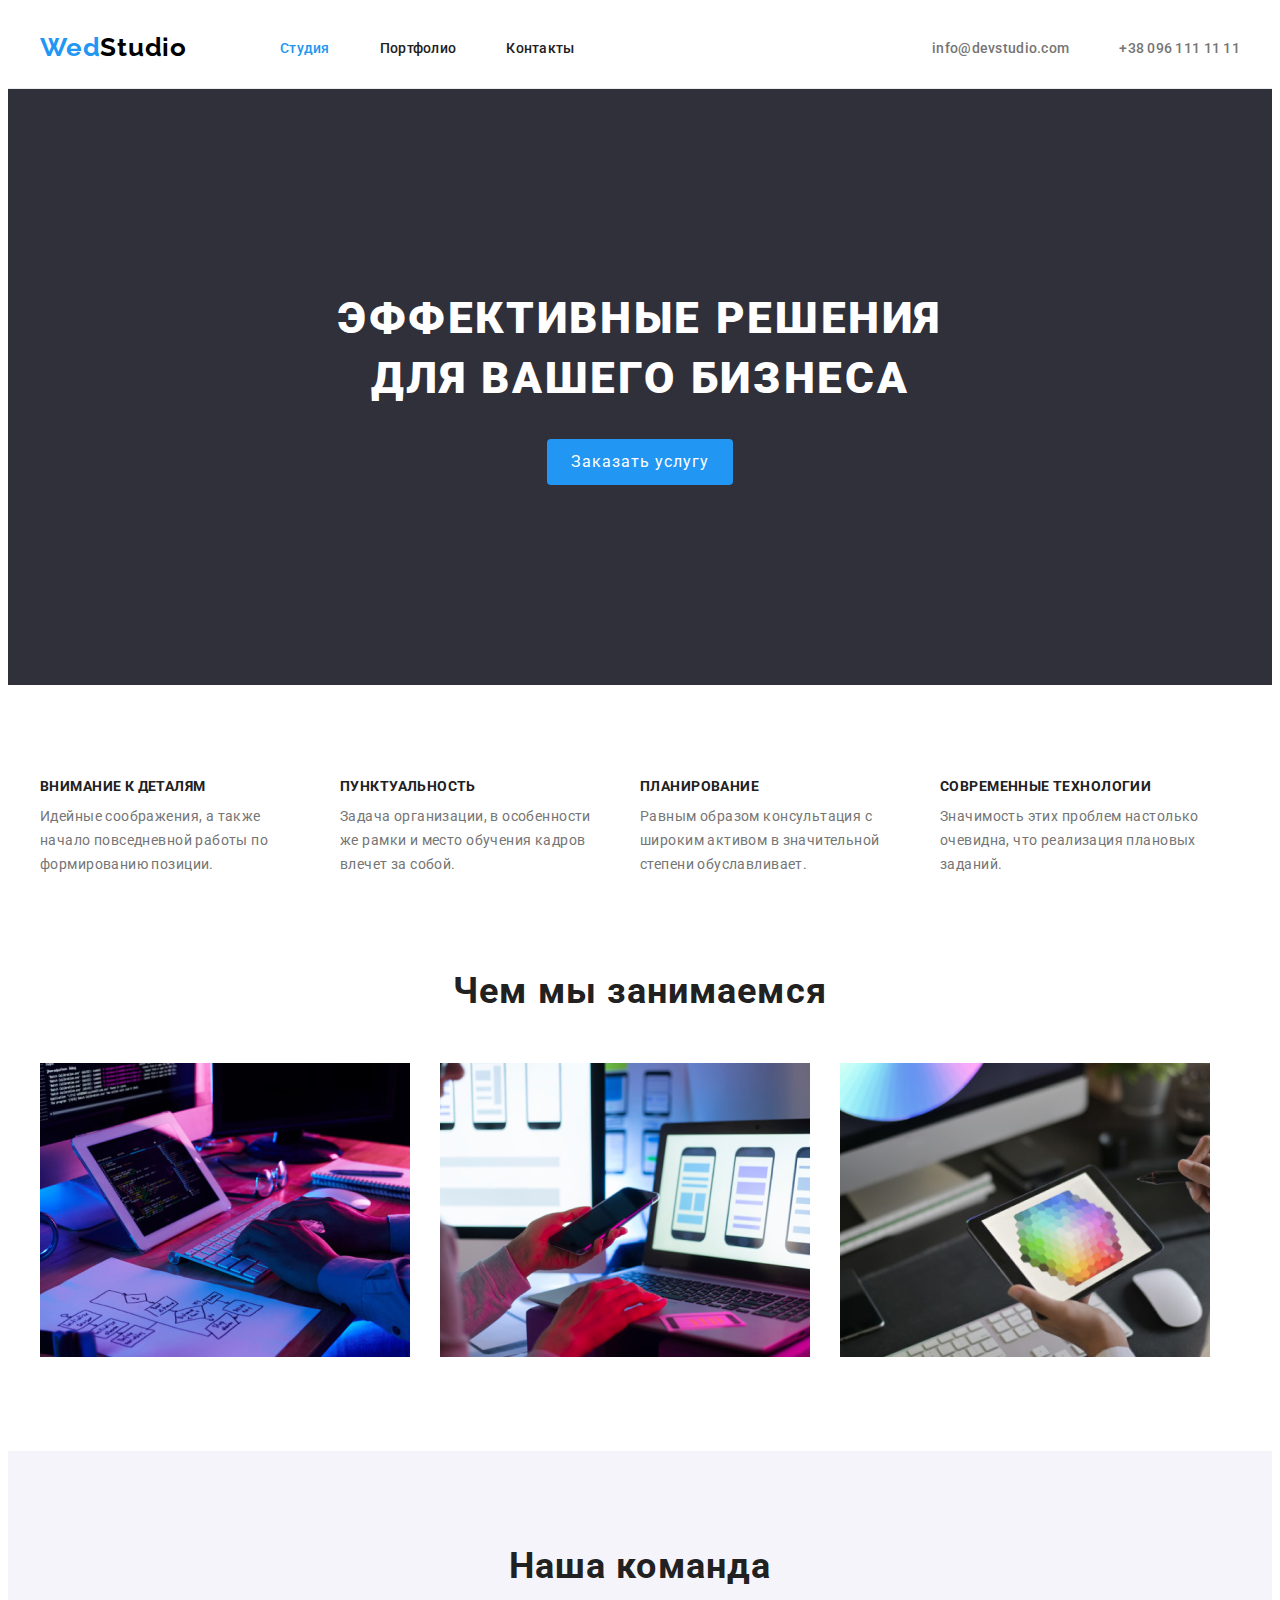
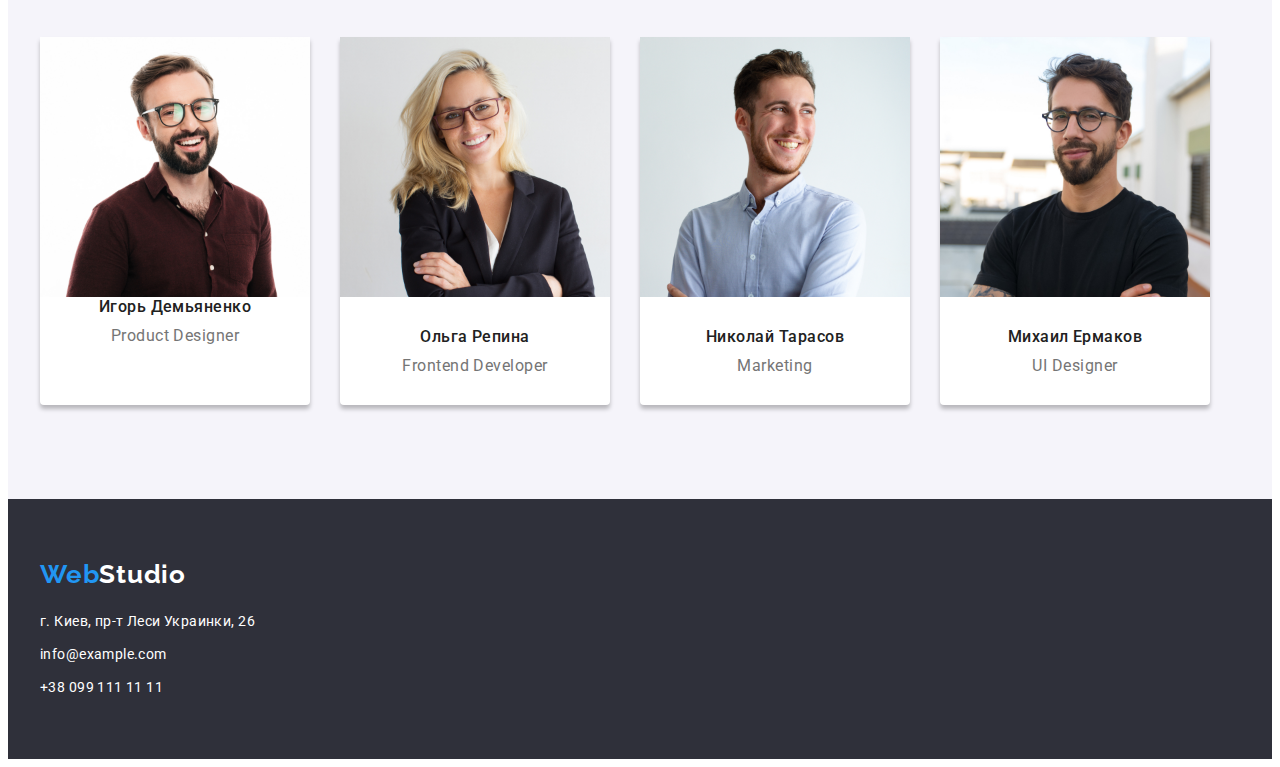
<file: index.html>
<!DOCTYPE html>
<html lang="ru">
<head>
    <meta charset="UTF-8">
    <meta http-equiv="X-UA-Compatible" content="IE=edge">
    <meta name="viewport" content="width=device-width, initial-scale=1.0">
    <title>Web studio</title>
    <link rel="preconnect" href="https://fonts.gstatic.com">
    <link href="https://fonts.googleapis.com/css2?family=Raleway:wght@700&family=Roboto:wght@400;500;700;900&display=swap" rel="stylesheet">
    <link rel="stylesheet" href="https://cdnjs.cloudflare.com/ajax/libs/modern-normalize/1.1.0/modern-normalize.min.css" integrity="sha512-wpPYUAdjBVSE4KJnH1VR1HeZfpl1ub8YT/NKx4PuQ5NmX2tKuGu6U/JRp5y+Y8XG2tV+wKQpNHVUX03MfMFn9Q==" crossorigin="anonymous" referrerpolicy="no-referrer"  >
    <link rel="stylesheet" href="./css/styles.css">
</head>
<body>
    <header class="page-header">
      <div class="container page-header-container">
         <nav class="navigation">
              <a class="logo-link link" href="./index.html"> Wed<span class="letter">Studio</span></a>
              <ul class="menu list">
                  <li class="menu-item">
                     <a class="menu-link current link"href="./pornfolio.html">Студия</a>
                  </li>
                  <li class="menu-item">
                     <a class="menu-link link" href="./pornfolio.html">Портфолио</a> 
                  </li>
                  <li class="menu-item">
                      <a class="menu-link link" href="./pornfolio.html">Контакты</a>
                  </li>
                </ul>
         </nav>
         <ul class="menu-address list">
              <li class="menu-info-type">
                  <a class="info-address link" href="mailto:info@devstudio.com ">info@devstudio.com</a>
              </li>
              <li class="menu-info-type">
                 <a  class="info-address link"href="tel:+380961111111">+38 096 111 11 11</a>
              </li>
         </ul>
      </div>
    </header>
   <main class="main-type">
        <section class="hat-team">
            <!Шапка>
            <div class="hat-item">
             <h1 class="hat-type hat-conteiner">Эффективные решения для вашего бизнеса</h1>
             <button class="model-btm" type="button">Заказать услугу</button>
            </div>
        </section>
      
        <section class="reature-item">
            <!особенности>
         <div class="container box">
               <ul class="reature-type list">
                 <li class="reature-item-type">
                     <h3 class="name-link">Внимание к деталям</h3>
                     <p class="text-link">Идейные соображения, а также начало повседневной работы по формированию позиции.</p>
                 </li>
                 <li class="reature-item-type">
                     <h3 class="name-link">Пунктуальность</h3>
                     <p class="text-link">Задача организации, в особенности же рамки и место обучения кадров влечет за собой.</p>
                 </li>

                 <li class="reature-item-type">
                     <h3 class="name-link">Планирование</h3>
                     <p class="text-link">Равным образом консультация с широким активом в значительной степени обуславливает.</p>
                 </li>
                 <li class="reature-item-type">
                     <h3 class="name-link">Современные технологии</h3>
                     <p class="text-link">Значимость этих проблем настолько очевидна, что реализация плановых заданий.</p>
                 </li>
             </ul>
         </div>
       </section>
        
        <section class="work-item">
            <div class="container box">
              <!Чем мы занимаемся>
             <h2 class="title">Чем мы занимаемся</h2>
             <ul class="work-img list">
                 <li class="work-img-picture">
                     <img class="work-picture" src="./imges/work/img4.png" alt="работа за копютером" width="370" height="294">
                 </li>
                 <li class="work-img-picture">
                     <img class="work-picture" src="./imges/work/img5.png" alt="телефон" width="370" height="294">
                 </li>
                 <li class="work-img-picture">
                      <img class="work-picture" src="./imges/work/img6.png" alt="планшет" width="370" height="294">
                 </li>
             </ul>
            </div>
        </section>
        
        <section class="our-team">
            <!Наша команда IT>
            <div class="container box">
             <h2 class="title">Наша команда</h2>
             <ul class="team-person list">
                 <li class="team-item">
                     <img class="team-picture" src="./imges/team/img-56.jpg" alt="Product Designer" width="270" height="368">
                     <div class="itemяяяя-box">
                         <h3 class="name-worker">Игорь Демьяненко</h3>
                         <p class="profession" lang="en">Product Designer</p>
                         <ul>
                             <li class="web-address list">

                             </li>
                             <li class="web-address list">

                             </li>
                             <li class="web-address list">

                             </li>
                             <li class="web-address list">

                             </li>
                         </ul>
                     </div>
                 </li>
                 <li class="team-item">
                     <img class="team-picture" src="./imges/team/img-53.jpg" alt="Frontend Developer" width="270" height="368">
                     <div class="item-box">
                          <h3 class="name-worker">Ольга Репина</h3>
                          <p  class="profession"lang="en">Frontend Developer</p>
                          <ul>
                              <li class="web-address list">

                              </li>
                              <li class="web-address list">

                              </li>
                              <li class="web-address list">

                              </li>
                              <li class="web-address list">

                              </li>
                          </ul>
                     </div>
                 </li>
                 <li class="team-item">
                     <img class="team-picture" src="./imges/team/img-54.jpg" alt="Marketing" width="270" height="368">
                     <div class="item-box">
                         <h3 class="name-worker">Николай Тарасов</h3>
                         <p  class="profession"lang="en">Marketing</p>
                         <ul>
                             <li class="web-address list">

                             </li>
                             <li class="web-address list">

                             </li>
                             <li class="web-address list">

                             </li>
                             <li class="web-address list">

                             </li>
                         </ul>
                     </div>
                 </li>
                 <li class="team-item">
                     <img class="team-picture" src="./imges/team/img-55.jpg" alt="UI Designer" width="270" height="368">
                     <div class="item-box">
                         <h3 class="name-worker">Михаил Ермаков</h3>
                         <p class="profession" lang="en">UI Designer</p>
                         <ul>
                             <li class="web-address list">

                             </li>
                             <li class="web-address list">

                             </li>
                             <li class="web-address list">

                             </li>
                             <li class="web-address list">

                             </li>
                         </ul>
                     </div>
                 </li>
             </ul>
            </div>
        </section>
    </main>
    
    <footer class="footer-link" >
       <div class="container box">
              <a  class="logo link"href="./index.html">Web<span class="letter-footer">Studio</span></a>
              <ul class="navigation-type list">
                 <li class="navigation-type-address">
                     <a  class="type-address link"href="https://goo.gl/maps/59wte7JXXaXPMcsB8" target="_blank" rel="noopener noreferrer">г. Киев, пр-т Леси Украинки, 26</a> 
                 </li>
                 <li class="navigation-type-address">
                     <a class="type-address link" href="mailto:info@example.com">info@example.com</a> 
                 </li>
                 <li class="navigation-type-address">
                     <a class="type-address link" href="tel:+380991111111">+38 099 111 11 11</a>
                 </li>
             </ul>
        </div>
    </footer>
</body>
</html>
</file>
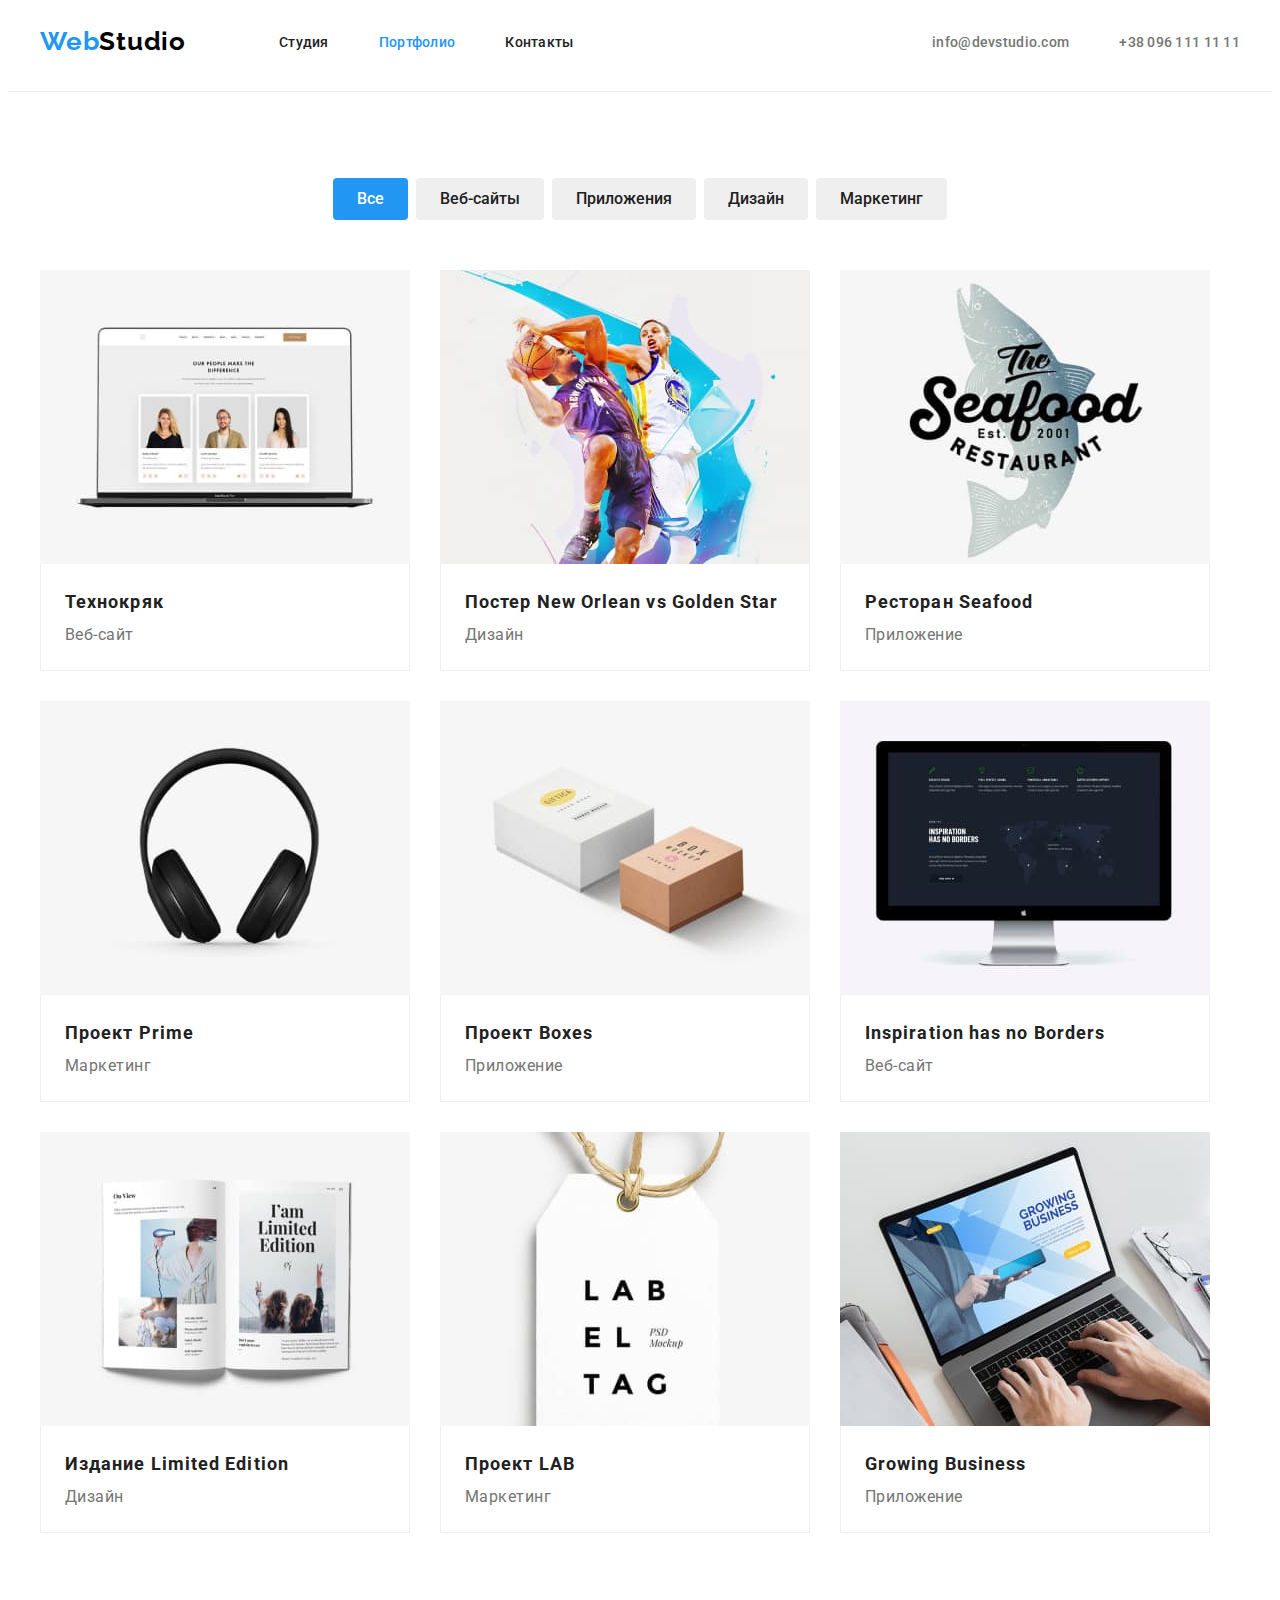
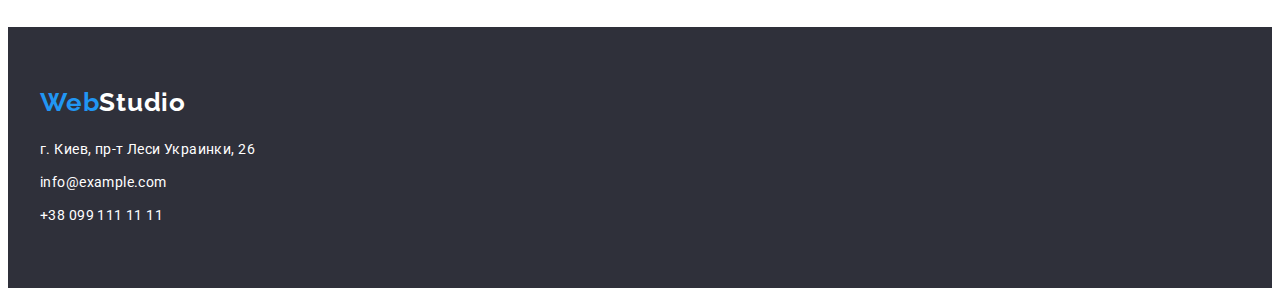
<file: pornfolio.html>
<!DOCTYPE html>
<html lang="ru">

<head>
    <meta charset="UTF-8">
    <meta http-equiv="X-UA-Compatible" content="IE=edge">
    <meta name="viewport" content="width=device-width, initial-scale=1.0">
    <title>Web studio</title>
    <link rel="preconnect" href="https://fonts.gstatic.com">
    <link href="<link rel="preconnect" href="https://fonts.gstatic.com">
    <link href="https://fonts.googleapis.com/css2?family=Raleway:wght@700&family=Roboto:wght@400;500;700;900&display=swap" rel="stylesheet">
    <link rel="stylesheet" href="./css/styles.css">
</head>

<body>
    <header class="page-header">
        <div class="container page-header-container">
          <nav class="navigation">
             <a class="logo-link wd link" href="./index.html">Web<span class="letter">Studio</span></a>
             <ul class="menu-left btm list">
                 <li class="menu-item">
                      <a class="menu-link link" href="./index.html">Студия</a>
                 </li>
                 <li class="menu-item">
                      <a class="menu-link current link" href="./index.html">Портфолио</a>
                 </li>
                 <li class="menu-item">
                     <a class="menu-link link" href="./index.html">Контакты</a>
                 </li>
             </ul>
          </nav>
          <ul class="menu-info list">
             <li class="menu-info-type">
                 <a class="info-address link" href="mailto:info@devstudio.com ">info@devstudio.com</a>
             </li>
             <li class="menu-info-type">
                 <a class="info-address link" href="tel:+380961111111">+38 096 111 11 11</a>
             </li>
          </ul>
        </div>
    </header>
    <main class="">
        <section class="all-section">
         <div class="container box">
             <ul class="filters list">
                 <li class="filter-type">
                     <button class="filter-link current" type="button">Все</button>
                 </li>
                 <li class="filter-type">
                     <button class="filter-link" type="button">Веб-сайты</button>
                 </li>
                 <li class="filter-type">
                     <button class="filter-link" type="button">Приложения</button>
                 </li>
                 <li class="filter-type">
                     <button class="filter-link" type="button">Дизайн</button>
                 </li>
                 <li class="filter-type">
                     <button class="filter-link" type="button">Маркетинг</button>
                 </li>
             </ul>
             <ul class="project list">
                  <li class="project-type">
                       <a class="project-itame link" href="">
                         <img class="type-picture" src="./imges2/site-work/img-6.jpg" alt="">
                         <div class="project-box">
                             <h3 class="project-name">Технокряк</h3>
                             <p class="project-filter">Веб-сайт</p>
                         </div>
                     </a>
                  </li>
                  <li class="project-type">
                       <a class="project-itame link" href="">
                         <img class="type-picture" src="./imges2/site-work/img-7.jpg" alt="">
                         <div class="project-box">
                             <h3 class="project-name">Постер <span lang="en">New Orlean vs Golden Star</span></h3>
                             <p class="project-filter">Дизайн</p>
                         </div>
                        </a>
                  </li>
                  <li class="project-type">
                       <a class="project-itame link" href="">
                         <img class="type-picture" src="./imges2/site-work/img-9.jpg" alt="">
                         <div class="project-box">
                             <h3 class="project-name">Ресторан <span lang="en">Seafood</span></h3>
                             <p class="project-filter">Приложение</p>
                         </div>
                        </a>
                  </li>
                  <li class="project-type"> 
                       <a class="project-itame link" href="">
                         <img class="type-picture" src="./imges2/site-work/img-10.jpg" alt="">
                         <div class="project-box">
                            <h3 class="project-name">Проект <span lang="en">Prime</span></h3>
                            <p class="project-filter">Маркетинг</p>
                         </div>
                        </a>
                  </li>
                 <li class="project-type">
                     <a class="project-itame link" href="">
                         <img class="type-picture" src="./imges2/site-work/img-11.jpg" alt="">
                         <div class="project-box">
                            <h3 class="project-name">Проект <span lang="en">Boxes</span></h3>
                            <p class="project-filter">Приложение</p>
                         </div>
                        </a>
                 </li>
                  <li class="project-type">
                      <a class="project-itame link" href="">
                          <img class="type-picture" src="./imges2/site-work/img-12.jpg" alt="">
                          <div class="project-box">
                             <h3 class="project-name" lang="en">Inspiration has no Borders</h3>
                             <p class="project-filter">Веб-сайт</p>
                          </div>
                        </a>
                  </li>
                  <li class="project-type">
                       <a class="project-itame link" href="">
                         <img class="type-picture" src="./imges2/site-work/img-13.jpg" alt="">
                         <div class="project-box">
                             <h3 class="project-name">Издание <span lang="en">Limited Edition</span></h3>
                             <p class="project-filter">Дизайн</p>
                         </div>
                        </a>
                  </li>
                  <li class="project-type">
                       <a class="project-itame link" href="">
                          <img class="type-picture" src="./imges2/site-work/img-14.jpg" alt="">
                          <div class="project-box">
                             <h3 class="project-name">Проект <span lang="en">LAB</span></h3>
                             <p class="project-filter">Маркетинг</p>
                            </div>
                        </a>
                  </li>
                  <li class="project-type">
                       <a class="project-itame link" href="">
                         <img class="type-picture" src="./imges2/site-work/img-15.jpg" alt="">
                         <div class="project-box">
                             <h3 class="project-name" lang="en">Growing Business</h3>
                             <p class="project-filter">Приложение</p>
                         </div>
                        </a>
                  </li>
             </ul>
            </div>
        </section>
    </main>

    <footer class="footer-link">
        <div class="container box">
         <nav class="footer-navigation">
             <a class="logo link" href="./index.html">Web<span class="letter-footer">Studio</span></a>
             <ul class="navigation-type list">
                 <li class="navigation-type-address">
                      <a class="type-address link" href="https://goo.gl/maps/59wte7JXXaXPMcsB8" target="_blank" rel="noopener noreferrer">г. Киев,
                         пр-т Леси Украинки, 26
                      </a>
                 </li>
                  <li class="navigation-type-address">
                     <a class="type-address link" href="mailto:info@example.com">info@example.com</a>
                  </li>
                 <li class="navigation-type-address">
                     <a class="type-address link"href="tel:+380991111111">+38 099 111 11 11</a>
                 </li>
             </ul>
         </nav>
        </div>
    </footer>
</body>

</html>
</file>
<file: css/styles.css>
:root {
  --main-font: "Roboto", sans-serif;
  --secondary-font: "Raleway", sans-serif;
  --accent-color: #2196f3;
  --text-accent-color: #212121;
  --border-color: #ececec;
  --border-portfolio-color: #eeee;
}
h1,
h2,
h3,
h4,
h5,
h6,
p {
  margin-top: 0;
  margin-bottom: 0;
}
ul,
ol {
  margin-top: 0;
  margin-bottom: 0;
  padding-left: 0;
  margin: 0;
  padding: 0;
}
img {
  display: block;
  max-width: 100%;
}
.container {
  width: 1200px;
  margin: 0 auto;
  padding-left: 15px;
  padding-right: 15px;
  /* display: flex;*/
}
.list {
  list-style: none;
}
.link {
  text-decoration: none;
}
body {
  font-family: var(--main-font);
  font-weight: 700;
}

/*---Header---*/
.box {
  display: block;
}
.page-header-container {
  display: flex;
  align-items: center;
}
.page-header {
  border-bottom: 1px solid var(--border-color);
}
.page-header.container {
  display: block;
  align-items: center;
}
.navigation {
  display: flex;
  align-items: center;
}
.menu {
  display: flex;
  align-items: center;
}

.navigation.logo-link {
  margin-right: 93px;
}
.logo-link {
  font-family: var(--secondary-font);
  font-size: 26px;
  line-height: 1.19;
  letter-spacing: 0.03em;
  text-align: left;
  color: var(--accent-color);
  padding-top: 24px;
  padding-bottom: 25px;
  margin-right: 93px;
}

.menu-item:not(:last-child) {
  margin-right: 50px;
}
.letter {
  color: black;
}

.menu-link {
  font-weight: 500;
  font-size: 14px;
  line-height: 1.14;
  letter-spacing: 0.02em;
  text-align: left;
  color: var(--text-accent-color);
  padding-top: 32px;
  padding-bottom: 32px;
}
.menu-link:hover,
.menu-link:focus {
  color: var(--accent-color);
}
.menu-link.current {
  color: var(--accent-color);
}
.menu-address {
  display: flex;
  margin-left: auto;
  /* padding-top: 32px;
  padding-bottom: 32px;*/
}
.menu-info-type:not(:last-child) {
  margin-right: 50px;
}

.info-address {
  font-weight: 500;
  font-size: 14px;
  line-height: 1.14;
  letter-spacing: 0.02em;
  text-align: left;
  color: #757575;
  padding-top: 32px;
  padding-bottom: 32px;
}
.info-address:hover,
.info-address:focus {
  color: var(--accent-color);
}
/*Шапка*/
.hat-team {
  background-color: #2f303a;
  max-width: 1600px;
  padding-top: 200px;
  padding-bottom: 200px;
  text-align: center;
  /*margin-bottom: 94px;*/
}

.hat-item {
  background-color: #2f303a;
  text-align: center;
}

.hat-type {
  font-weight: 900;
  font-size: 44px;
  line-height: 1.36;
  letter-spacing: 0.06em;
  text-align: center;
  text-transform: uppercase;
  color: #ffffff;
  width: 696px;
  margin: 0 auto;
  margin-bottom: 30px;
}
.model-btm {
  font-family: inherit;
  font-size: 16px;
  line-height: 1.88;
  letter-spacing: 0.06em;
  text-align: center;
  cursor: pointer;
  color: #ffffff;
  background-color: #2196f3;
  border-color: transparent;
  border-radius: 4px;
  padding: 6px 22px;
}
.model-btm:hover,
.model-btm:focus {
  background-color: var(--accent-color);
  color: #ffff;
}
/*Особености*/
.reature-type {
  display: flex;
}
.reature-item {
  padding-top: 94px;
}
.name-link {
  font-size: 14px;
  line-height: 1.14;
  letter-spacing: 0.03em;
  text-align: left;
  text-transform: uppercase;
  margin-bottom: 10px;
  color: var(--text-accent-color);
}
.text-link {
  font-weight: 400;
  font-size: 14px;
  line-height: 1.71;
  letter-spacing: 0.03em;
  text-align: left;
  color: #757575;
}
.reature-item-type + .reature-item-type {
  margin-left: 30px;
}
.reature-item-type {
  width: 270px;
}
/*Чем мы занимаемся*/
.work-item {
  padding-top: 94px;
  padding-bottom: 94px;
}
.title {
  font-size: 36px;
  line-height: 1.17;
  letter-spacing: 0.03em;
  text-align: center;
  color: var(--text-accent-color);
  margin-bottom: 50px;
}
.work-picture {
  height: 294px;
  width: 370px;
  left: 615px;
  top: 1061px;
  border-radius: 0px;
}
.work-img {
  display: flex;
}
.work-img-picture + .work-img-picture {
  margin-left: 30px;
}

/*Наша команда*/
.our-team {
  background-color: #f5f4fa;
  /* margin-bottom: 29px;*/
  padding-top: 94px;
  padding-bottom: 94px;
}
.team-person {
  display: flex;
  /*padding-bottom: 90px;*/
}
.team-item {
  background-color: #ffffff;
  box-shadow: 0px 4px 4px 0px #00000040;
  border-radius: 0px 0px 4px 4px;
}
.team-item + .team-item {
  margin-left: 30px;
}
.name-worker {
  font-weight: 500;
  font-size: 16px;
  line-height: 1.19;
  letter-spacing: 0.03em;
  text-align: center;
  color: var(--text-accent-color);
  margin-bottom: 10px;
}
.profession {
  font-weight: 400;
  font-size: 16px;
  line-height: 19px;
  letter-spacing: 0.03em;
  text-align: center;
  color: #757575;
  /*margin-bottom: 16px;*/
}
.team-picture {
  height: 260px;
  width: 270px;
  left: 815px;
  top: 1635px;
  border-radius: 0px;
}
.item-box {
  padding-top: 30px;
  padding-bottom: 30px;
  padding-left: 32px;
  padding-right: 32px;
}
/*Footer*/
.footer-link {
  background: #2f303a;
  padding: 60px 0;
}
.footer-link .logo-link {
  margin-bottom: 20px;
  display: block;
}

.logo {
  font-family: var(--secondary-font);
  font-size: 26px;
  line-height: 1.19;
  letter-spacing: 0.03em;
  text-align: left;
  color: var(--accent-color);
  /* padding-top: 60px;*/
  margin-bottom: 20px;
  display: block;
}
.navigation-type-address + .navigation-type-address {
  margin-top: 9px;
}
.type-address {
  font-weight: 400;
  font-size: 14px;
  line-height: 1.71;
  letter-spacing: 0.03em;
  text-align: left;
  color: #ffff;
}
.type-address:hover,
.type-address:focus {
  color: rgb(178, 187, 204);
}
.letter-footer {
  color: #ffffff;
}
/*===========Portfolio===========*/
/*button filters*/
.btm{
  display: flex;
  padding-top: 24px ;
  padding-bottom: 40px ;
}
.all-section {
  padding-top: 86px;
  padding-bottom: 94px;
}
.wd {
  padding-top: 16px;
  padding-bottom: 33px;
}
.footer-navigation {
  display: block;
  align-items: center;
}
/*.navigation-type {
  padding-top: 20px;
  padding-bottom: 60px;*/
}
.menu-left {
  /*display: flex;*/
  align-items: center;
  padding-top: 24px;
  padding-bottom: 40px;
}
.menu-info {
  padding-top: 24px;
  padding-bottom: 40px;
  display: flex;
  margin-left: auto;
}
.filters {
  display: flex;
  justify-content: center;
  margin-bottom: 50px;
}
.filter-type:not(:last-child) {
  margin-right: 8px;
}
.project {
  display: flex;
  flex-wrap: wrap;
  margin-left: -30px;
  margin-top: -30px;
}
.project-type {
  margin-left: 30px;
  margin-top: 30px;
}
.project-box {
  padding-left: 24px;
  padding-right: 24px;
  padding-top: 20px;
  padding-bottom: 20px;
  border: 1px solid var(--border-portfolio-color);
  border-top: none;
}
.filter-link {
  font-family: inherit;
  font-size: 16px;
  font-weight: 500;
  line-height: 1.63;
  text-align: center;
  color: #212121;
  border-color: transparent;
  border-radius: 4px;
  padding: 6px 22px;
}
.filter-link:hover,
.filter-link:focus {
  background-color: var(--accent-color);
  color: #ffff;
  box-shadow: 0px 4px 4px 0px #00000040;
}

.filter-link.current {
  background-color: var(--accent-color);
  color: #ffff;
}
/* Project object*/
.project-name {
  font-size: 18px;
  line-height: 2;
  letter-spacing: 0.06em;
  color: var(--text-accent-color);
}
.project-filter {
  font-weight: 400;
  font-size: 16px;
  line-height: 1.88;
  letter-spacing: 0.03em;
  text-align: left;
  color: #757575;
}
.type-picture {
  height: 294px;
  width: 370px;
  left: 215px;
  top: 262px;
}
</file>
